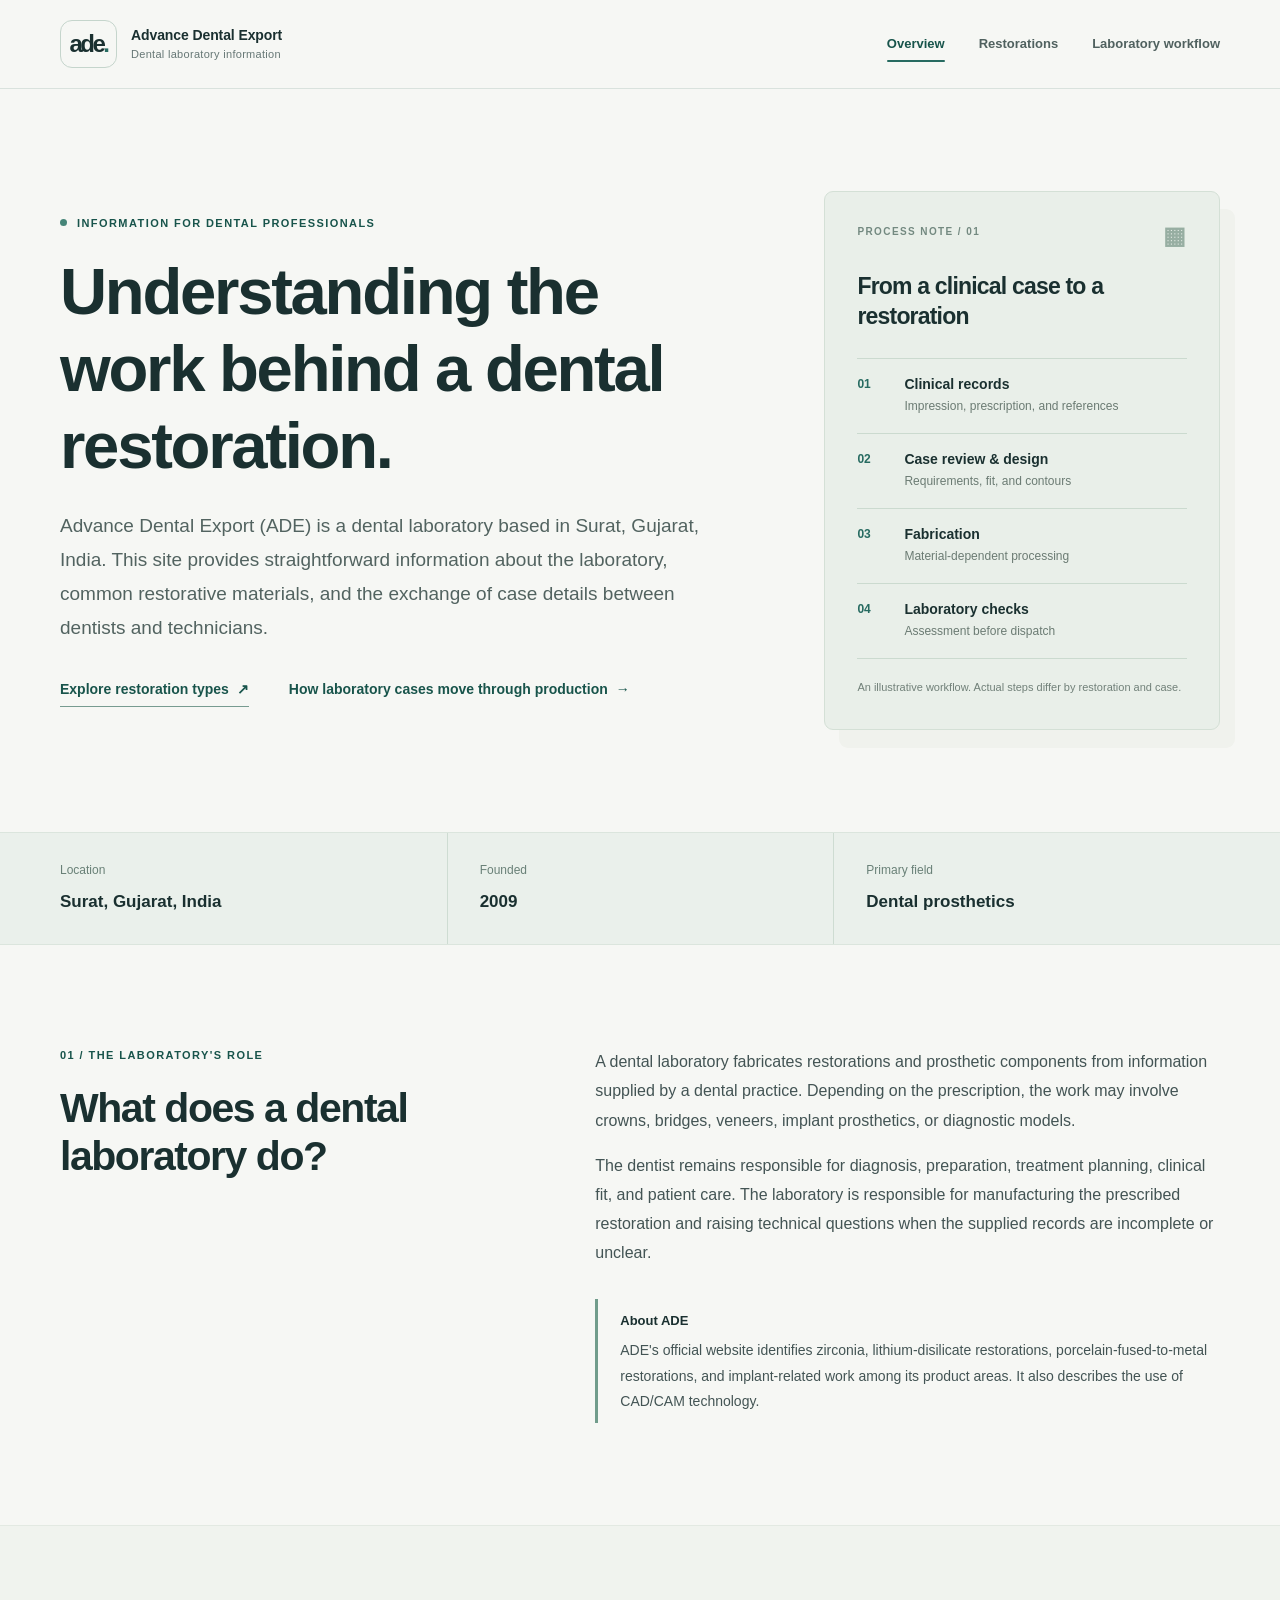
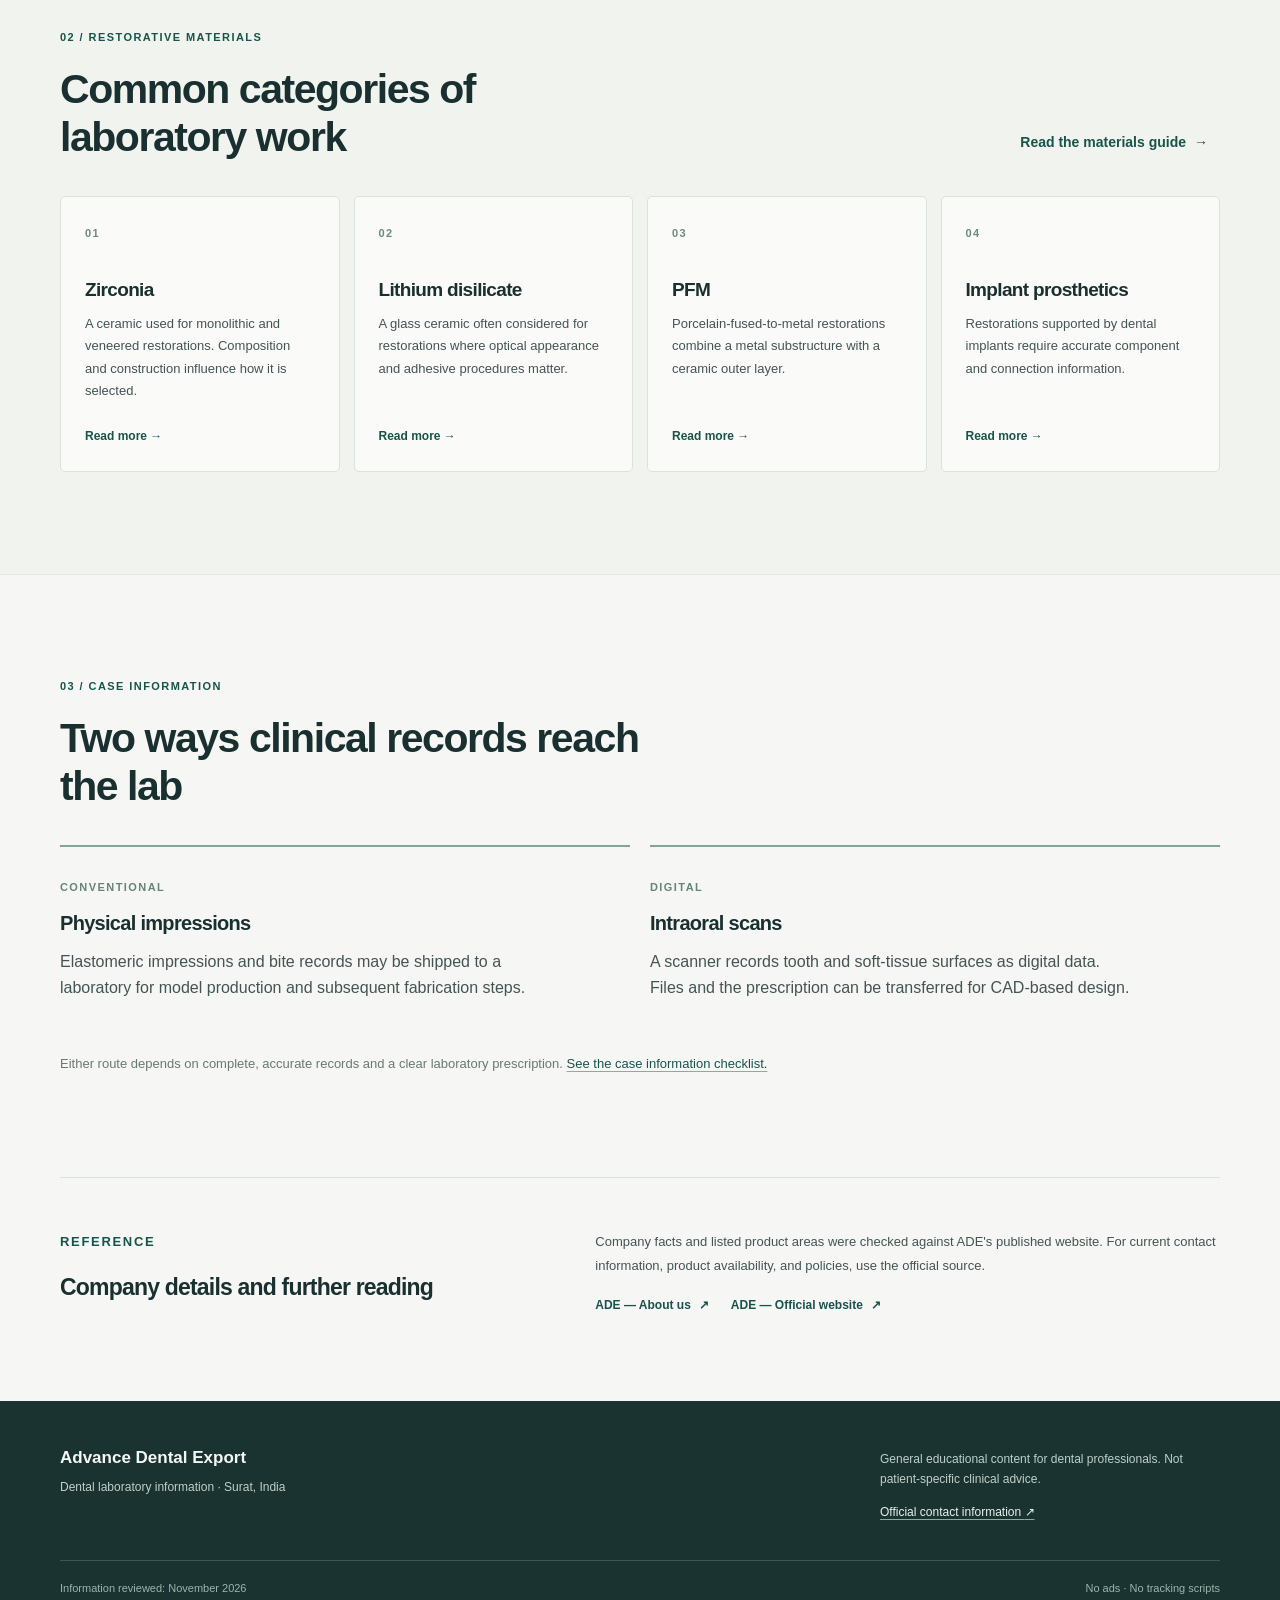
<file: index.html>
<!doctype html>
<html lang="en">
<head>
  <meta charset="utf-8">
  <meta name="viewport" content="width=device-width, initial-scale=1">
  <meta name="theme-color" content="#f6f7f4">
  <meta name="description" content="A factual overview of Advance Dental Export, a dental laboratory in Surat, India, and the restorative laboratory workflows used in dentistry.">
  <title>Advance Dental Export | Dental Laboratory Information</title>
  <link rel="icon" href="favicon.svg" type="image/svg+xml">
  <link rel="stylesheet" href="styles.css">
</head>
<body>
  <a class="skip-link" href="#main">Skip to content</a>
  <header class="site-header">
    <div class="container header-inner">
      <a class="brand" href="index.html" aria-label="Advance Dental Export — overview">
        <span class="brand-mark" aria-hidden="true">ade<span>.</span></span>
        <span class="brand-name">Advance Dental Export<small>Dental laboratory information</small></span>
      </a>
      <nav class="nav" aria-label="Main navigation">
        <a href="index.html" aria-current="page">Overview</a>
        <a href="materials.html">Restorations</a>
        <a href="workflow.html">Laboratory workflow</a>
      </nav>
    </div>
  </header>

  <main id="main">
    <section class="hero container" aria-labelledby="hero-title">
      <div class="hero-copy">
        <p class="eyebrow"><span class="eyebrow-dot" aria-hidden="true"></span> INFORMATION FOR DENTAL PROFESSIONALS</p>
        <h1 id="hero-title">Understanding the work behind a dental restoration.</h1>
        <p class="lead">Advance Dental Export (ADE) is a dental laboratory based in Surat, Gujarat, India. This site provides straightforward information about the laboratory, common restorative materials, and the exchange of case details between dentists and technicians.</p>
        <div class="hero-links">
          <a class="text-link strong-link" href="materials.html">Explore restoration types <span aria-hidden="true">↗</span></a>
          <a class="text-link" href="workflow.html">How laboratory cases move through production <span aria-hidden="true">→</span></a>
        </div>
      </div>
      <aside class="hero-panel" aria-label="General laboratory process overview">
        <div class="panel-top"><span>PROCESS NOTE / 01</span><span class="tiny-grid" aria-hidden="true">▦</span></div>
        <div class="diagram-heading">From a clinical case to a restoration</div>
        <ol class="step-graphic">
          <li><span>01</span><div><strong>Clinical records</strong><small>Impression, prescription, and references</small></div></li>
          <li><span>02</span><div><strong>Case review &amp; design</strong><small>Requirements, fit, and contours</small></div></li>
          <li><span>03</span><div><strong>Fabrication</strong><small>Material-dependent processing</small></div></li>
          <li><span>04</span><div><strong>Laboratory checks</strong><small>Assessment before dispatch</small></div></li>
        </ol>
        <p class="panel-note">An illustrative workflow. Actual steps differ by restoration and case.</p>
      </aside>
    </section>

    <section class="fact-band" aria-label="Company facts">
      <div class="container fact-grid">
        <div class="fact"><span>Location</span><strong>Surat, Gujarat, India</strong></div>
        <div class="fact"><span>Founded</span><strong>2009</strong></div>
        <div class="fact"><span>Primary field</span><strong>Dental prosthetics</strong></div>
      </div>
    </section>

    <section class="section container two-col" aria-labelledby="lab-role-title">
      <div>
        <p class="section-index">01 / THE LABORATORY'S ROLE</p>
        <h2 id="lab-role-title">What does a dental laboratory do?</h2>
      </div>
      <div class="body-copy">
        <p>A dental laboratory fabricates restorations and prosthetic components from information supplied by a dental practice. Depending on the prescription, the work may involve crowns, bridges, veneers, implant prosthetics, or diagnostic models.</p>
        <p>The dentist remains responsible for diagnosis, preparation, treatment planning, clinical fit, and patient care. The laboratory is responsible for manufacturing the prescribed restoration and raising technical questions when the supplied records are incomplete or unclear.</p>
        <div class="definition-note"><strong>About ADE</strong><p>ADE's official website identifies zirconia, lithium-disilicate restorations, porcelain-fused-to-metal restorations, and implant-related work among its product areas. It also describes the use of CAD/CAM technology.</p></div>
      </div>
    </section>

    <section class="section section-tint" aria-labelledby="restoration-title">
      <div class="container">
        <div class="section-heading"><div><p class="section-index">02 / RESTORATIVE MATERIALS</p><h2 id="restoration-title">Common categories of laboratory work</h2></div><a class="text-link" href="materials.html">Read the materials guide <span aria-hidden="true">→</span></a></div>
        <div class="topic-grid">
          <article class="topic-card"><span class="topic-number">01</span><h3>Zirconia</h3><p>A ceramic used for monolithic and veneered restorations. Composition and construction influence how it is selected.</p><a href="materials.html#zirconia" aria-label="Read about zirconia restorations">Read more <span aria-hidden="true">→</span></a></article>
          <article class="topic-card"><span class="topic-number">02</span><h3>Lithium disilicate</h3><p>A glass ceramic often considered for restorations where optical appearance and adhesive procedures matter.</p><a href="materials.html#lithium-disilicate" aria-label="Read about lithium disilicate restorations">Read more <span aria-hidden="true">→</span></a></article>
          <article class="topic-card"><span class="topic-number">03</span><h3>PFM</h3><p>Porcelain-fused-to-metal restorations combine a metal substructure with a ceramic outer layer.</p><a href="materials.html#pfm" aria-label="Read about porcelain-fused-to-metal restorations">Read more <span aria-hidden="true">→</span></a></article>
          <article class="topic-card"><span class="topic-number">04</span><h3>Implant prosthetics</h3><p>Restorations supported by dental implants require accurate component and connection information.</p><a href="materials.html#implant" aria-label="Read about implant prosthetics">Read more <span aria-hidden="true">→</span></a></article>
        </div>
      </div>
    </section>

    <section class="section container" aria-labelledby="records-title">
      <div class="section-heading compact"><div><p class="section-index">03 / CASE INFORMATION</p><h2 id="records-title">Two ways clinical records reach the lab</h2></div></div>
      <div class="comparison-grid">
        <article class="comparison-item"><span class="comparison-label">CONVENTIONAL</span><h3>Physical impressions</h3><p>Elastomeric impressions and bite records may be shipped to a laboratory for model production and subsequent fabrication steps.</p></article>
        <article class="comparison-item"><span class="comparison-label">DIGITAL</span><h3>Intraoral scans</h3><p>A scanner records tooth and soft-tissue surfaces as digital data. Files and the prescription can be transferred for CAD-based design.</p></article>
      </div>
      <p class="quiet-note">Either route depends on complete, accurate records and a clear laboratory prescription. <a href="workflow.html">See the case information checklist.</a></p>
    </section>

    <section class="source-section container" aria-labelledby="sources-title">
      <div><p class="section-index">REFERENCE</p><h2 id="sources-title">Company details and further reading</h2></div>
      <div><p>Company facts and listed product areas were checked against ADE's published website. For current contact information, product availability, and policies, use the official source.</p><a class="text-link" href="https://advancedentalexport.com/about-us/">ADE — About us <span aria-hidden="true">↗</span></a><a class="text-link" href="https://advancedentalexport.com/">ADE — Official website <span aria-hidden="true">↗</span></a></div>
    </section>
  </main>

  <footer class="site-footer"><div class="container footer-inner"><div><strong>Advance Dental Export</strong><p>Dental laboratory information · Surat, India</p></div><div><p>General educational content for dental professionals. Not patient-specific clinical advice.</p><a href="https://advancedentalexport.com/contact-us/">Official contact information <span aria-hidden="true">↗</span></a></div></div><div class="container footer-bottom"><span>Information reviewed: November 2026</span><span>No ads · No tracking scripts</span></div></footer>
</body>
</html>
</file>
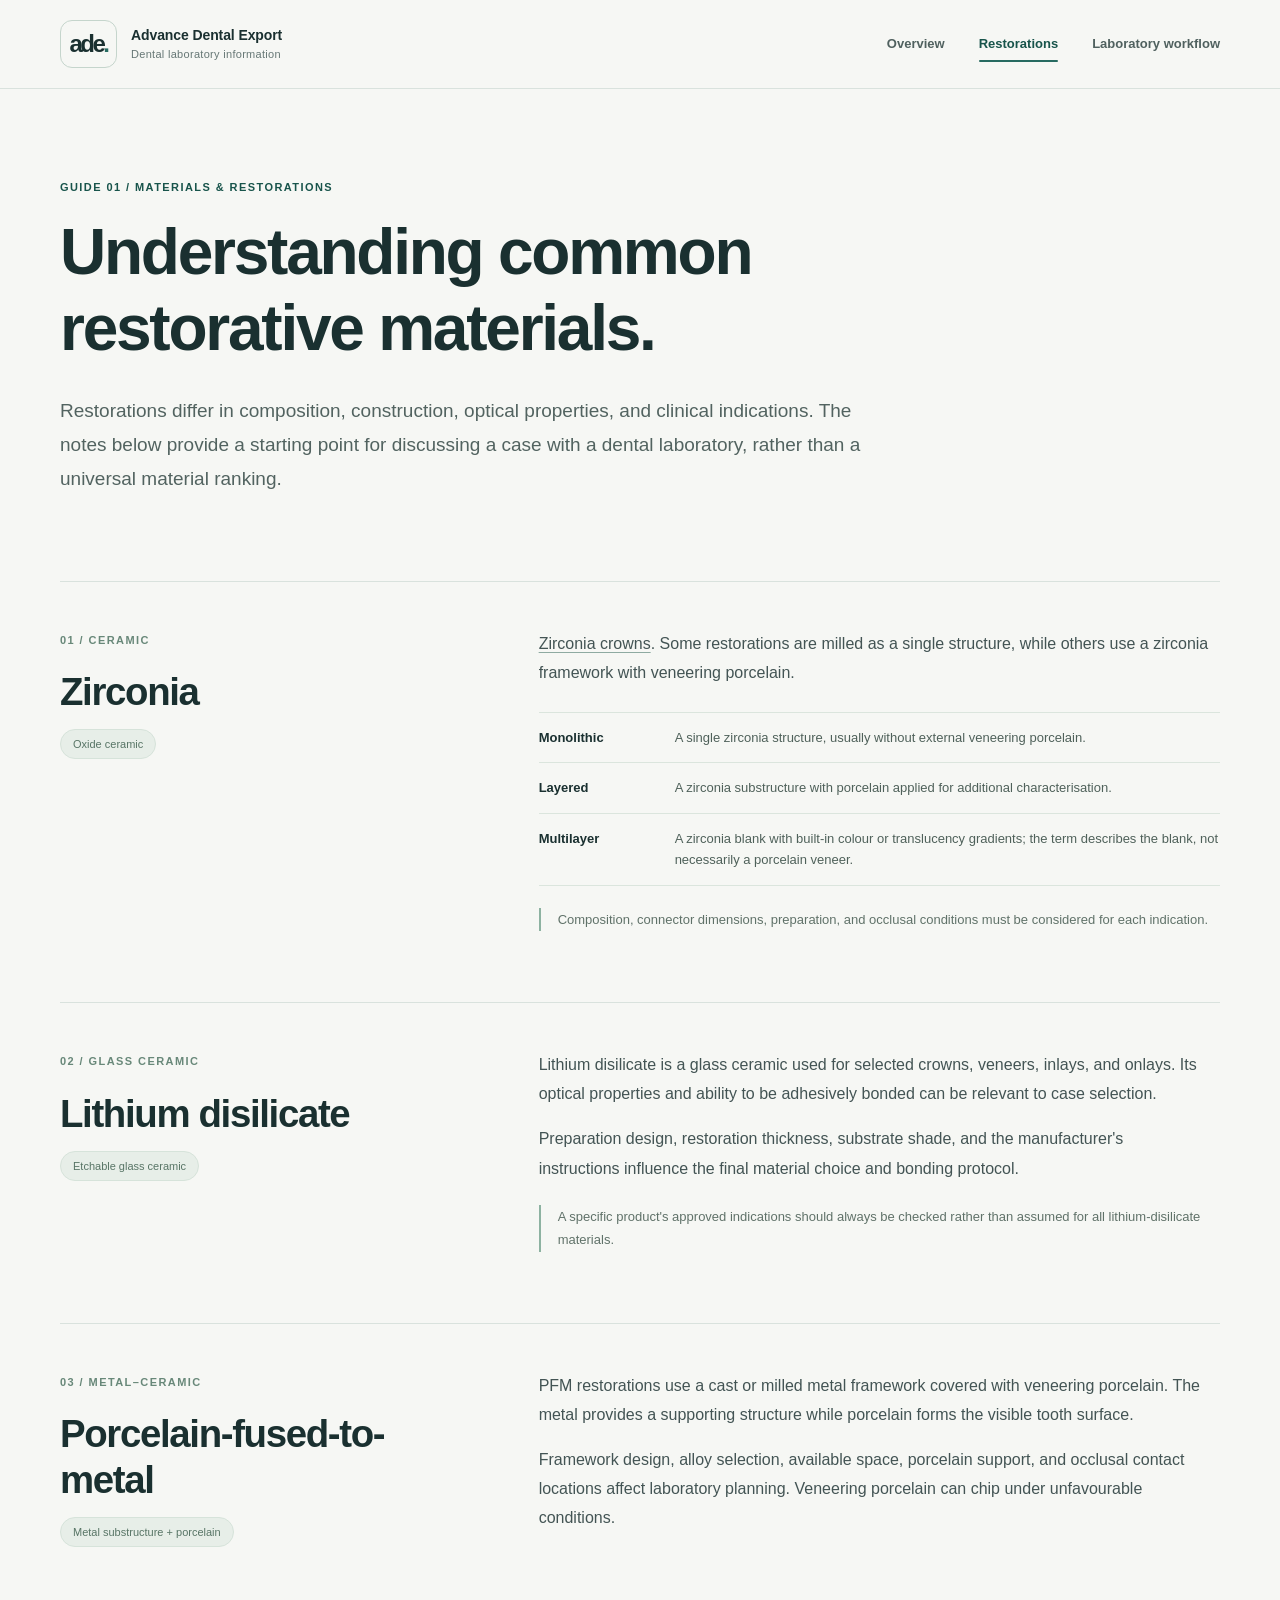
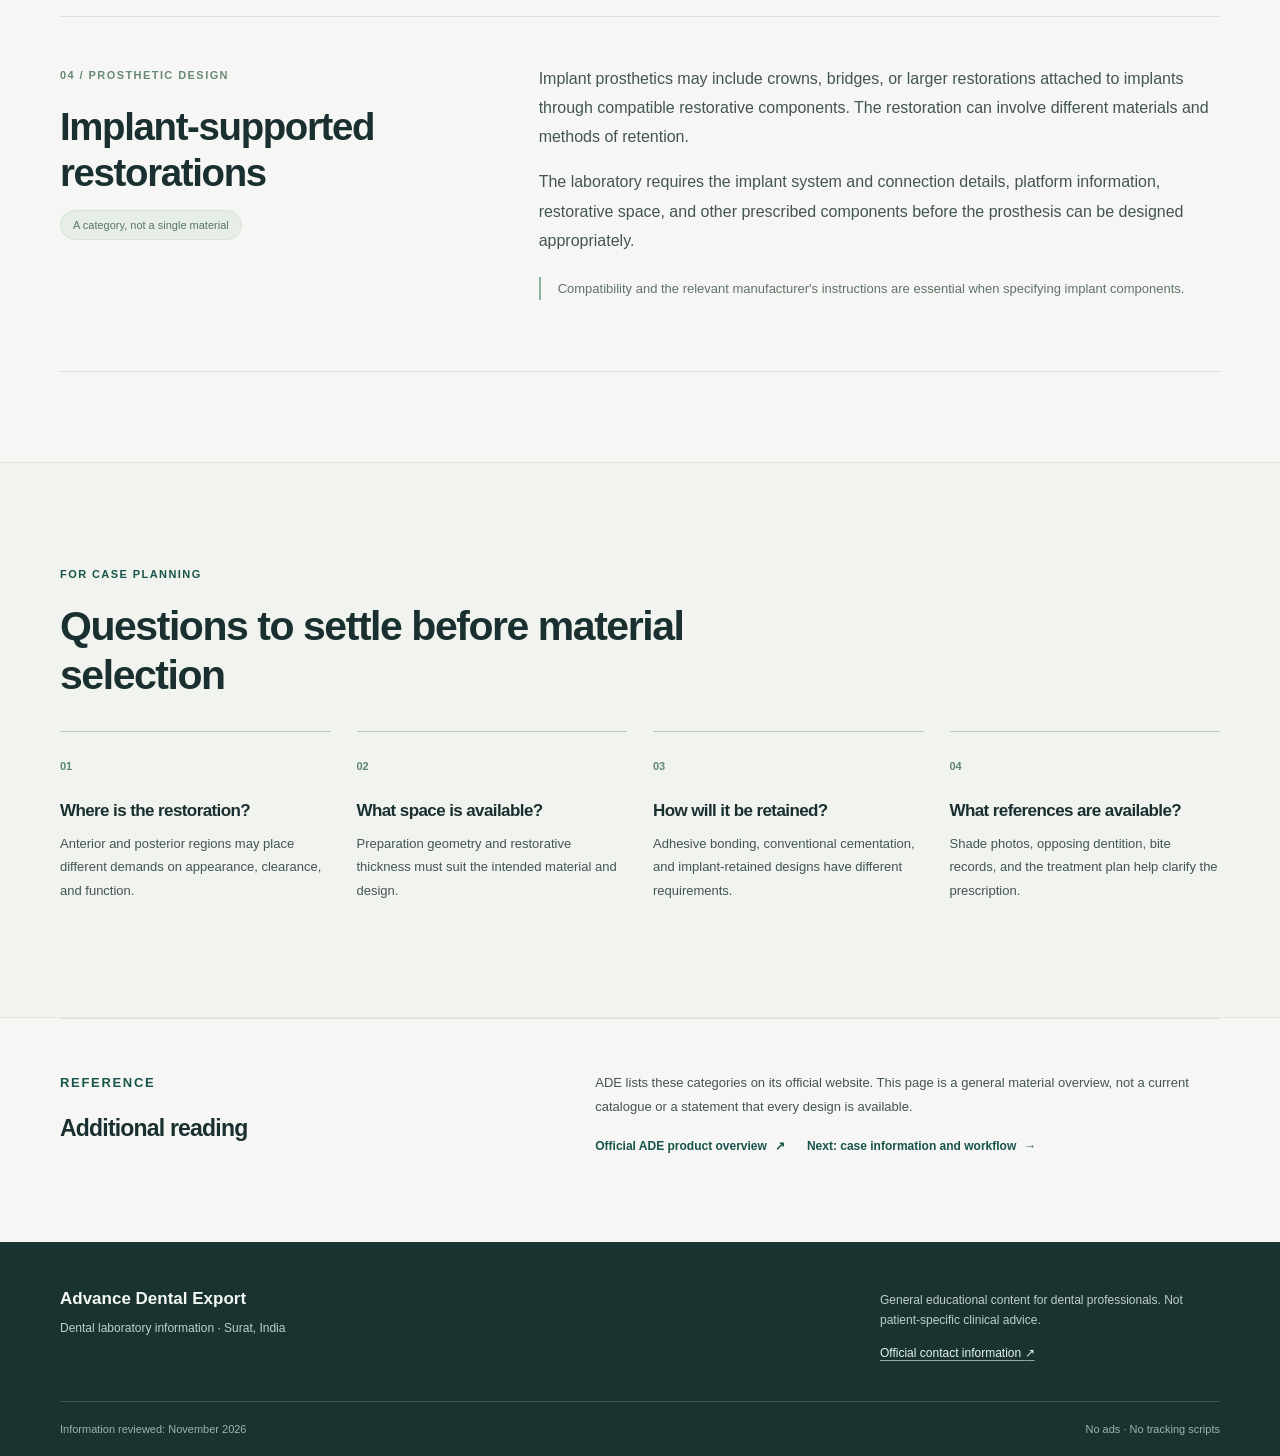
<file: materials.html>
<!doctype html>
<html lang="en">
<head>
  <meta charset="utf-8">
  <meta name="viewport" content="width=device-width, initial-scale=1">
  <meta name="theme-color" content="#f6f7f4">
  <meta name="description" content="A neutral overview of zirconia, lithium disilicate, porcelain-fused-to-metal and implant-supported restorations for dental professionals.">
  <title>Restorative Materials | Advance Dental Export</title>
  <link rel="icon" href="favicon.svg" type="image/svg+xml">
  <link rel="stylesheet" href="styles.css">
</head>
<body>
  <a class="skip-link" href="#main">Skip to content</a>
  <header class="site-header"><div class="container header-inner"><a class="brand" href="index.html" aria-label="Advance Dental Export — overview"><span class="brand-mark" aria-hidden="true">ade<span>.</span></span><span class="brand-name">Advance Dental Export<small>Dental laboratory information</small></span></a><nav class="nav" aria-label="Main navigation"><a href="index.html">Overview</a><a href="materials.html" aria-current="page">Restorations</a><a href="workflow.html">Laboratory workflow</a></nav></div></header>
  <main id="main">
    <section class="page-intro container"><p class="section-index">GUIDE 01 / MATERIALS &amp; RESTORATIONS</p><h1>Understanding common restorative materials.</h1><p class="lead">Restorations differ in composition, construction, optical properties, and clinical indications. The notes below provide a starting point for discussing a case with a dental laboratory, rather than a universal material ranking.</p></section>
    <section class="container material-list" aria-label="Restoration materials">
      <article class="material-row" id="zirconia"><div class="material-side"><span class="material-index">01 / CERAMIC</span><h2>Zirconia</h2><p class="material-tag">Oxide ceramic</p></div><div class="material-detail"><p><a href="https://advancedentalexport.com/blog/ultimate-guide-of-zirconia-crown/">Zirconia crowns</a>. Some restorations are milled as a single structure, while others use a zirconia framework with veneering porcelain.</p><dl class="spec-list"><div><dt>Monolithic</dt><dd>A single zirconia structure, usually without external veneering porcelain.</dd></div><div><dt>Layered</dt><dd>A zirconia substructure with porcelain applied for additional characterisation.</dd></div><div><dt>Multilayer</dt><dd>A zirconia blank with built-in colour or translucency gradients; the term describes the blank, not necessarily a porcelain veneer.</dd></div></dl><p class="detail-note">Composition, connector dimensions, preparation, and occlusal conditions must be considered for each indication.</p></div></article>
      <article class="material-row" id="lithium-disilicate"><div class="material-side"><span class="material-index">02 / GLASS CERAMIC</span><h2>Lithium disilicate</h2><p class="material-tag">Etchable glass ceramic</p></div><div class="material-detail"><p>Lithium disilicate is a glass ceramic used for selected crowns, veneers, inlays, and onlays. Its optical properties and ability to be adhesively bonded can be relevant to case selection.</p><p>Preparation design, restoration thickness, substrate shade, and the manufacturer's instructions influence the final material choice and bonding protocol.</p><p class="detail-note">A specific product's approved indications should always be checked rather than assumed for all lithium-disilicate materials.</p></div></article>
      <article class="material-row" id="pfm"><div class="material-side"><span class="material-index">03 / METAL–CERAMIC</span><h2>Porcelain-fused-to-metal</h2><p class="material-tag">Metal substructure + porcelain</p></div><div class="material-detail"><p>PFM restorations use a cast or milled metal framework covered with veneering porcelain. The metal provides a supporting structure while porcelain forms the visible tooth surface.</p><p>Framework design, alloy selection, available space, porcelain support, and occlusal contact locations affect laboratory planning. Veneering porcelain can chip under unfavourable conditions.</p></div></article>
      <article class="material-row" id="implant"><div class="material-side"><span class="material-index">04 / PROSTHETIC DESIGN</span><h2>Implant-supported restorations</h2><p class="material-tag">A category, not a single material</p></div><div class="material-detail"><p>Implant prosthetics may include crowns, bridges, or larger restorations attached to implants through compatible restorative components. The restoration can involve different materials and methods of retention.</p><p>The laboratory requires the implant system and connection details, platform information, restorative space, and other prescribed components before the prosthesis can be designed appropriately.</p><p class="detail-note">Compatibility and the relevant manufacturer's instructions are essential when specifying implant components.</p></div></article>
    </section>

    <section class="section section-tint"><div class="container"><p class="section-index">FOR CASE PLANNING</p><h2 class="subsection-title">Questions to settle before material selection</h2><div class="question-grid"><div><span>01</span><h3>Where is the restoration?</h3><p>Anterior and posterior regions may place different demands on appearance, clearance, and function.</p></div><div><span>02</span><h3>What space is available?</h3><p>Preparation geometry and restorative thickness must suit the intended material and design.</p></div><div><span>03</span><h3>How will it be retained?</h3><p>Adhesive bonding, conventional cementation, and implant-retained designs have different requirements.</p></div><div><span>04</span><h3>What references are available?</h3><p>Shade photos, opposing dentition, bite records, and the treatment plan help clarify the prescription.</p></div></div></div></section>
    <section class="source-section container"><div><p class="section-index">REFERENCE</p><h2>Additional reading</h2></div><div><p>ADE lists these categories on its official website. This page is a general material overview, not a current catalogue or a statement that every design is available.</p><a class="text-link" href="https://advancedentalexport.com/">Official ADE product overview <span aria-hidden="true">↗</span></a><a class="text-link" href="workflow.html">Next: case information and workflow <span aria-hidden="true">→</span></a></div></section>
  </main>
  <footer class="site-footer"><div class="container footer-inner"><div><strong>Advance Dental Export</strong><p>Dental laboratory information · Surat, India</p></div><div><p>General educational content for dental professionals. Not patient-specific clinical advice.</p><a href="https://advancedentalexport.com/contact-us/">Official contact information <span aria-hidden="true">↗</span></a></div></div><div class="container footer-bottom"><span>Information reviewed: November 2026</span><span>No ads · No tracking scripts</span></div></footer>
</body>
</html>
</file>
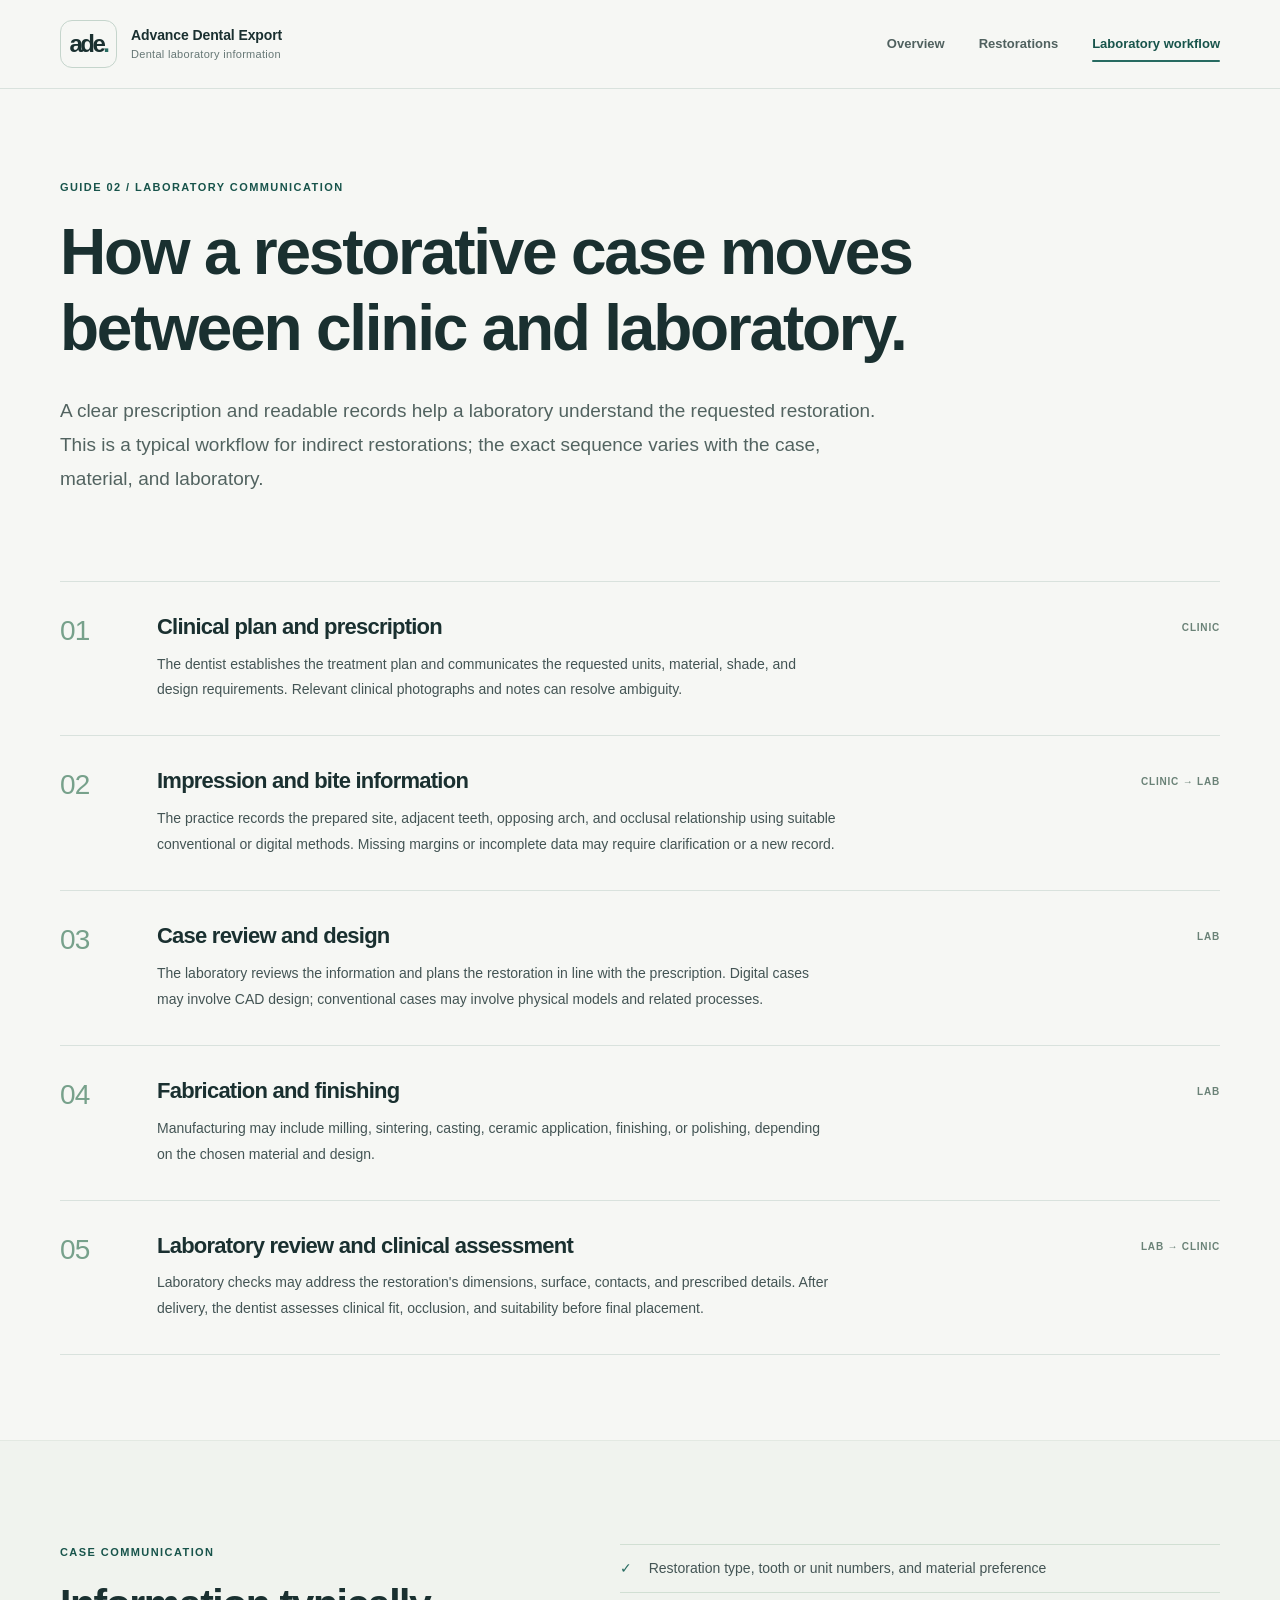
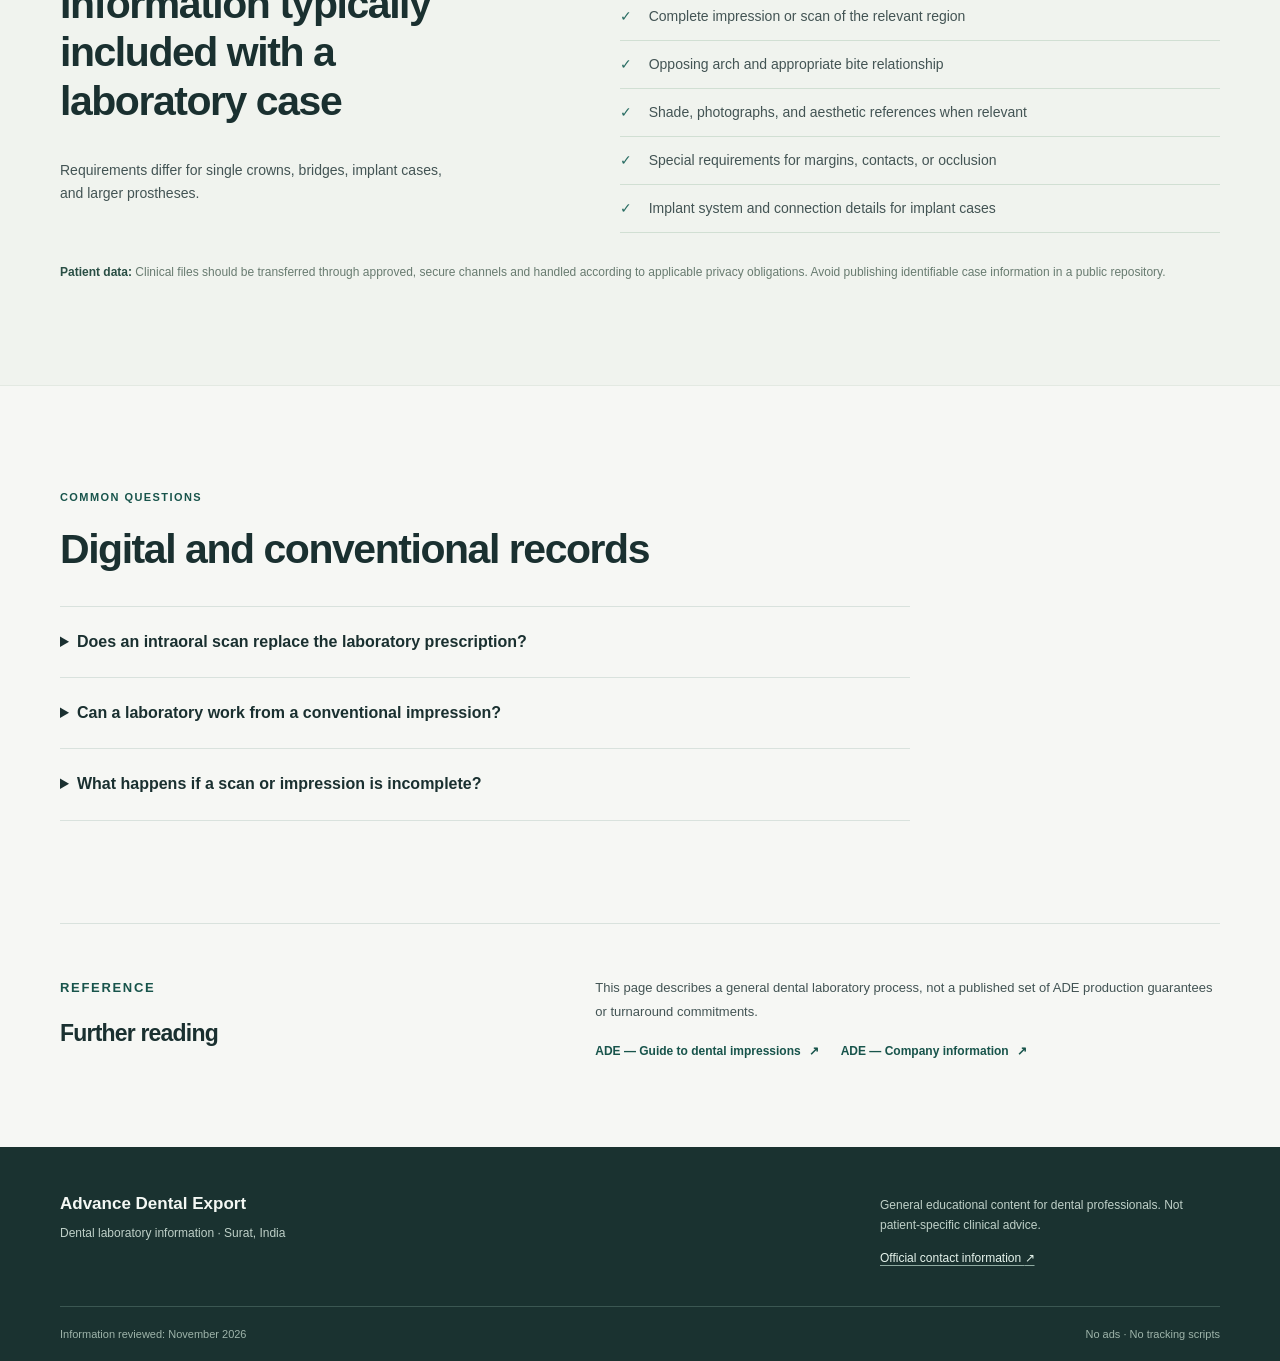
<file: workflow.html>
<!doctype html>
<html lang="en">
<head>
  <meta charset="utf-8">
  <meta name="viewport" content="width=device-width, initial-scale=1">
  <meta name="theme-color" content="#f6f7f4">
  <meta name="description" content="An educational guide to dental laboratory case workflows, digital impressions, prescriptions and communication between dentists and technicians.">
  <title>Laboratory Workflow | Advance Dental Export</title>
  <link rel="icon" href="favicon.svg" type="image/svg+xml">
  <link rel="stylesheet" href="styles.css">
</head>
<body>
  <a class="skip-link" href="#main">Skip to content</a>
  <header class="site-header"><div class="container header-inner"><a class="brand" href="index.html" aria-label="Advance Dental Export — overview"><span class="brand-mark" aria-hidden="true">ade<span>.</span></span><span class="brand-name">Advance Dental Export<small>Dental laboratory information</small></span></a><nav class="nav" aria-label="Main navigation"><a href="index.html">Overview</a><a href="materials.html">Restorations</a><a href="workflow.html" aria-current="page">Laboratory workflow</a></nav></div></header>
  <main id="main">
    <section class="page-intro container"><p class="section-index">GUIDE 02 / LABORATORY COMMUNICATION</p><h1>How a restorative case moves between clinic and laboratory.</h1><p class="lead">A clear prescription and readable records help a laboratory understand the requested restoration. This is a typical workflow for indirect restorations; the exact sequence varies with the case, material, and laboratory.</p></section>
    <section class="container workflow-list" aria-labelledby="workflow-steps-title"><h2 class="visually-hidden" id="workflow-steps-title">Typical workflow stages</h2>
      <article class="workflow-stage"><span class="stage-number">01</span><div><h3>Clinical plan and prescription</h3><p>The dentist establishes the treatment plan and communicates the requested units, material, shade, and design requirements. Relevant clinical photographs and notes can resolve ambiguity.</p></div><span class="stage-meta">CLINIC</span></article>
      <article class="workflow-stage"><span class="stage-number">02</span><div><h3>Impression and bite information</h3><p>The practice records the prepared site, adjacent teeth, opposing arch, and occlusal relationship using suitable conventional or digital methods. Missing margins or incomplete data may require clarification or a new record.</p></div><span class="stage-meta">CLINIC → LAB</span></article>
      <article class="workflow-stage"><span class="stage-number">03</span><div><h3>Case review and design</h3><p>The laboratory reviews the information and plans the restoration in line with the prescription. Digital cases may involve CAD design; conventional cases may involve physical models and related processes.</p></div><span class="stage-meta">LAB</span></article>
      <article class="workflow-stage"><span class="stage-number">04</span><div><h3>Fabrication and finishing</h3><p>Manufacturing may include milling, sintering, casting, ceramic application, finishing, or polishing, depending on the chosen material and design.</p></div><span class="stage-meta">LAB</span></article>
      <article class="workflow-stage"><span class="stage-number">05</span><div><h3>Laboratory review and clinical assessment</h3><p>Laboratory checks may address the restoration's dimensions, surface, contacts, and prescribed details. After delivery, the dentist assesses clinical fit, occlusion, and suitability before final placement.</p></div><span class="stage-meta">LAB → CLINIC</span></article>
    </section>

    <section class="section section-tint"><div class="container checklist-layout"><div><p class="section-index">CASE COMMUNICATION</p><h2>Information typically included with a laboratory case</h2><p class="subtle">Requirements differ for single crowns, bridges, implant cases, and larger prostheses.</p></div><div class="checklist" role="list"><div role="listitem"><span aria-hidden="true">✓</span><p>Restoration type, tooth or unit numbers, and material preference</p></div><div role="listitem"><span aria-hidden="true">✓</span><p>Complete impression or scan of the relevant region</p></div><div role="listitem"><span aria-hidden="true">✓</span><p>Opposing arch and appropriate bite relationship</p></div><div role="listitem"><span aria-hidden="true">✓</span><p>Shade, photographs, and aesthetic references when relevant</p></div><div role="listitem"><span aria-hidden="true">✓</span><p>Special requirements for margins, contacts, or occlusion</p></div><div role="listitem"><span aria-hidden="true">✓</span><p>Implant system and connection details for implant cases</p></div></div></div><div class="container privacy-note"><strong>Patient data:</strong> Clinical files should be transferred through approved, secure channels and handled according to applicable privacy obligations. Avoid publishing identifiable case information in a public repository.</div></section>

    <section class="section container" aria-labelledby="faq-title"><p class="section-index">COMMON QUESTIONS</p><h2 id="faq-title" class="subsection-title">Digital and conventional records</h2><div class="faq-list"><details><summary>Does an intraoral scan replace the laboratory prescription?</summary><p>No. A scan records surface anatomy, but it does not fully communicate the material choice, design requirements, shade, or treatment plan.</p></details><details><summary>Can a laboratory work from a conventional impression?</summary><p>Yes. Conventional impressions remain part of many workflows. Their usefulness depends on correct material handling, clear anatomy, and suitable records.</p></details><details><summary>What happens if a scan or impression is incomplete?</summary><p>The laboratory may need to ask for clarification, additional photographs, a corrected scan, or a new impression before continuing with the work.</p></details></div></section>
    <section class="source-section container"><div><p class="section-index">REFERENCE</p><h2>Further reading</h2></div><div><p>This page describes a general dental laboratory process, not a published set of ADE production guarantees or turnaround commitments.</p><a class="text-link" href="https://advancedentalexport.com/blog/dentists-guide-to-dental-impressions/">ADE — Guide to dental impressions <span aria-hidden="true">↗</span></a><a class="text-link" href="https://advancedentalexport.com/about-us/">ADE — Company information <span aria-hidden="true">↗</span></a></div></section>
  </main>
  <footer class="site-footer"><div class="container footer-inner"><div><strong>Advance Dental Export</strong><p>Dental laboratory information · Surat, India</p></div><div><p>General educational content for dental professionals. Not patient-specific clinical advice.</p><a href="https://advancedentalexport.com/contact-us/">Official contact information <span aria-hidden="true">↗</span></a></div></div><div class="container footer-bottom"><span>Information reviewed: November 2026</span><span>No ads · No tracking scripts</span></div></footer>
</body>
</html>
</file>
<file: styles.css>
:root {
  color-scheme: light;
  --paper: #f6f7f4;
  --white: #ffffff;
  --ink: #1a3030;
  --text: #435454;
  --muted: #667775;
  --line: #d9e2dd;
  --accent: #276b61;
  --accent-dark: #18544b;
  --wash: #eaf0eb;
  --font: ui-sans-serif, -apple-system, BlinkMacSystemFont, "Segoe UI", Helvetica, Arial, sans-serif;
}
* { box-sizing: border-box; }
html { scroll-behavior: smooth; }
body { margin: 0; background: var(--paper); color: var(--ink); font-family: var(--font); font-size: 16px; line-height: 1.65; -webkit-font-smoothing: antialiased; }
a { color: inherit; text-decoration-color: #8eaaa1; text-underline-offset: 3px; }
a:hover { color: var(--accent); }
a:focus-visible, summary:focus-visible { outline: 3px solid #77a8a0; outline-offset: 4px; border-radius: 2px; }
.container { width: min(1160px, calc(100% - 72px)); margin-inline: auto; }
.visually-hidden { position: absolute; width: 1px; height: 1px; padding: 0; margin: -1px; overflow: hidden; clip: rect(0,0,0,0); white-space: nowrap; border: 0; }
.skip-link { position: absolute; top: -100px; left: 16px; z-index: 10; padding: 12px 20px; background: #fff; }
.skip-link:focus { top: 12px; }
.site-header { border-bottom: 1px solid var(--line); background: rgba(246,247,244,.98); }
.header-inner { min-height: 88px; display: flex; align-items: center; justify-content: space-between; gap: 28px; }
.brand { text-decoration: none; display: inline-flex; align-items: center; gap: 14px; flex-shrink: 0; }
.brand-mark { display: inline-flex; align-items: center; justify-content: center; width: 57px; height: 48px; border: 1px solid #c5d5cc; color: var(--ink); font-size: 24px; font-weight: 780; letter-spacing: -2.5px; border-radius: 12px; line-height: 1; }
.brand-mark span { color: var(--accent); }
.brand-name { display: flex; flex-direction: column; font-size: 14px; font-weight: 700; line-height: 1.35; letter-spacing: -.1px; }
.brand-name small { color: var(--muted); font-size: 11px; font-weight: 450; letter-spacing: .3px; margin-top: 2px; }
.nav { display: flex; align-items: center; gap: clamp(12px, 2.7vw, 34px); }
.nav a { text-decoration: none; color: #50615f; font-size: 13px; font-weight: 600; padding: 12px 0; position: relative; white-space: nowrap; }
.nav a:hover, .nav a[aria-current="page"] { color: var(--accent-dark); }
.nav a[aria-current="page"]::after { content: ""; position: absolute; bottom: 5px; left: 0; right: 0; height: 2px; border-radius: 2px; background: var(--accent); }
h1, h2, h3, p { margin-top: 0; }
h1, h2, h3 { line-height: 1.18; letter-spacing: -.035em; }
h1 { font-size: clamp(44px, 5.1vw, 72px); font-weight: 650; max-width: 820px; }
h2 { font-size: clamp(29px, 3.2vw, 43px); font-weight: 640; }
h3 { font-size: 20px; font-weight: 650; }
p { color: var(--text); }
.hero { display: grid; grid-template-columns: minmax(0,1.45fr) minmax(290px,.85fr); align-items: center; gap: clamp(48px, 7vw, 102px); padding-top: clamp(68px, 8vw, 116px); padding-bottom: clamp(70px, 8vw, 116px); }
.hero h1 { margin: 22px 0 25px; }
.eyebrow, .section-index { color: var(--accent-dark); font-size: 11px; font-weight: 770; letter-spacing: .13em; text-transform: uppercase; line-height: 1.5; }
.eyebrow { display: flex; align-items: center; gap: 10px; }
.eyebrow-dot { width: 7px; height: 7px; border-radius: 50%; background: #458578; }
.lead { font-size: clamp(17px, 1.55vw, 19px); line-height: 1.78; color: #526360; max-width: 710px; }
.hero-links { display: flex; align-items: baseline; flex-wrap: wrap; gap: 13px 28px; margin-top: 34px; }
.text-link { color: var(--accent-dark); font-size: 14px; font-weight: 630; text-decoration: none; display: inline-flex; align-items: center; gap: 8px; margin-right: 12px; }
.text-link:hover { color: #0a4139; text-decoration: underline; }
.strong-link { border-bottom: 1px solid #779b90; padding-bottom: 4px; }
.hero-panel { background: #e9efe9; border: 1px solid #d4e0d6; padding: clamp(22px, 2.5vw, 34px); border-radius: 9px; box-shadow: 15px 18px 0 #f0f2ed; }
.panel-top { display: flex; justify-content: space-between; color: #738980; font-size: 10px; letter-spacing: .14em; font-weight: 800; }
.tiny-grid { font-size: 24px; line-height: 1; color: #97aea2; }
.diagram-heading { font-size: 23px; letter-spacing: -.035em; line-height: 1.3; font-weight: 650; max-width: 270px; margin: 24px 0 26px; }
.step-graphic { margin: 0; padding: 0; list-style: none; }
.step-graphic li { display: flex; align-items: start; gap: 17px; padding: 16px 0; border-top: 1px solid #cbdacf; }
.step-graphic li:last-child { border-bottom: 1px solid #cbdacf; }
.step-graphic li > span { flex: 0 0 30px; color: var(--accent); font-size: 12px; font-weight: 750; }
.step-graphic strong, .step-graphic small { display: block; }
.step-graphic strong { font-size: 14px; font-weight: 690; line-height: 1.3; }
.step-graphic small { color: #6b7b73; font-size: 12px; margin-top: 4px; }
.panel-note { font-size: 11px; line-height: 1.6; margin: 20px 0 0; color: #718079; }
.fact-band { background: #eaf0eb; border-block: 1px solid #dbe5dd; }
.fact-grid { display: grid; grid-template-columns: repeat(3, 1fr); }
.fact { padding: 28px 34px 28px 0; }
.fact + .fact { border-left: 1px solid #cedcd2; padding-left: 32px; }
.fact span { display: block; color: #698077; font-size: 12px; margin-bottom: 7px; }
.fact strong { font-size: 17px; font-weight: 670; }
.section { padding-block: clamp(76px, 8vw, 112px); }
.two-col { display: grid; grid-template-columns: minmax(250px,.85fr) minmax(0,1.2fr); gap: 8%; }
.section-index { margin-bottom: 20px; }
.body-copy p { line-height: 1.82; max-width: 680px; }
.definition-note { border-left: 3px solid #719c8b; padding: 8px 0 8px 22px; margin-top: 32px; }
.definition-note strong { font-size: 13px; }
.definition-note p { margin: 5px 0 0; font-size: 14px; }
.section-tint { background: #f0f3ee; border-block: 1px solid #e3e9e2; }
.section-heading { display: flex; align-items: end; justify-content: space-between; gap: 20px; margin-bottom: 34px; }
.section-heading h2 { max-width: 600px; margin: 0; }
.section-heading .text-link { margin-bottom: 8px; }
.topic-grid { display: grid; grid-template-columns: repeat(4, minmax(0,1fr)); gap: 14px; }
.topic-card { display: flex; flex-direction: column; min-height: 276px; background: #fafbf8; border: 1px solid #dae4db; border-radius: 5px; padding: 27px 24px 24px; }
.topic-number { font-size: 11px; font-weight: 720; letter-spacing: .12em; color: #6c8a7d; margin-bottom: 37px; }
.topic-card h3 { margin-bottom: 12px; font-size: 19px; }
.topic-card p { font-size: 13px; line-height: 1.7; margin-bottom: 23px; }
.topic-card a { margin-top: auto; font-size: 12px; color: var(--accent-dark); font-weight: 750; text-decoration: none; }
.topic-card a:hover { text-decoration: underline; }
.comparison-grid { display: grid; grid-template-columns: 1fr 1fr; gap: 20px; }
.comparison-item { border-top: 2px solid #85a49a; padding: 26px 15px 7px 0; }
.comparison-label { font-size: 11px; color: #688477; font-weight: 750; letter-spacing: .13em; }
.comparison-item h3 { margin: 13px 0 13px; }
.comparison-item p { max-width: 480px; }
.quiet-note { color: #697973; font-size: 13px; margin: 29px 0 0; }
.quiet-note a { color: var(--accent-dark); }
.source-section { border-top: 1px solid var(--line); display: grid; grid-template-columns: minmax(240px,.85fr) minmax(0,1.2fr); gap: 8%; padding-block: 52px 75px; }
.source-section h2 { font-size: 23px; }
.source-section p { max-width: 640px; font-size: 13px; line-height: 1.85; }
.source-section .text-link { font-size: 12px; margin-bottom: 10px; margin-right: 22px; }
.site-footer { background: #1a3230; color: #f4f8f4; }
.footer-inner { padding-block: 43px 36px; display: flex; justify-content: space-between; gap: 55px; }
.footer-inner strong { font-size: 17px; }
.footer-inner p { color: #bfd0c8; font-size: 12px; margin: 6px 0 0; }
.footer-inner > div:last-child { max-width: 340px; }
.footer-inner a { display: inline-block; color: #e6f4ec; font-size: 12px; margin-top: 13px; }
.footer-bottom { display: flex; justify-content: space-between; gap: 20px; padding-block: 18px; border-top: 1px solid #3b5752; color: #9eb4aa; font-size: 11px; }
.page-intro { padding-block: clamp(64px, 7vw, 105px) 66px; }
.page-intro h1 { max-width: 890px; font-size: clamp(42px, 5vw, 67px); margin-bottom: 28px; }
.page-intro .lead { max-width: 820px; }
.material-list { border-top: 1px solid var(--line); padding-bottom: 90px; }
.material-row { scroll-margin-top: 20px; display: grid; grid-template-columns: minmax(220px,.78fr) minmax(0,1.42fr); gap: 9%; padding-block: 44px 58px; border-bottom: 1px solid var(--line); }
.material-index { color: #688879; font-size: 11px; font-weight: 750; letter-spacing: .13em; }
.material-side h2 { font-size: clamp(28px, 3vw, 39px); margin: 17px 0 15px; }
.material-tag { display: inline-block; background: #e7eee8; border: 1px solid #d6e3da; border-radius: 30px; padding: 5px 12px; color: #587566; font-size: 11px; }
.material-detail { padding-top: 3px; }
.material-detail > p { max-width: 670px; line-height: 1.82; }
.material-detail .detail-note { color: #607269; font-size: 13px; border-left: 2px solid #8db2a1; padding-left: 17px; margin-top: 22px; }
.spec-list { margin: 25px 0 18px; }
.spec-list div { display: grid; grid-template-columns: 120px 1fr; gap: 16px; border-top: 1px solid #dbe5dd; padding-block: 14px; }
.spec-list div:last-child { border-bottom: 1px solid #dbe5dd; }
.spec-list dt { font-size: 13px; font-weight: 730; color: var(--ink); }
.spec-list dd { font-size: 13px; color: #4f615a; line-height: 1.65; margin: 0; }
.subsection-title { max-width: 650px; margin-bottom: 32px; }
.question-grid { display: grid; grid-template-columns: repeat(4, 1fr); gap: 26px; }
.question-grid > div { border-top: 1px solid #baccbf; padding-top: 20px; }
.question-grid span { color: #5f8774; font-size: 11px; font-weight: 750; }
.question-grid h3 { font-size: 17px; line-height: 1.35; margin: 22px 0 9px; }
.question-grid p { font-size: 13px; line-height: 1.78; }
.workflow-list { padding-bottom: 85px; }
.workflow-stage { display: grid; grid-template-columns: 77px minmax(0,1fr) 125px; align-items: start; gap: 20px; border-top: 1px solid var(--line); padding-block: 32px; }
.workflow-stage:last-child { border-bottom: 1px solid var(--line); }
.stage-number { color: #77a18b; font-size: 28px; font-weight: 500; letter-spacing: -.03em; line-height: 1.2; }
.workflow-stage h3 { font-size: 22px; margin-bottom: 12px; }
.workflow-stage p { max-width: 680px; margin-bottom: 0; font-size: 14px; line-height: 1.85; }
.stage-meta { color: #6a8277; font-size: 10px; font-weight: 730; letter-spacing: .08em; text-align: right; padding-top: 6px; }
.checklist-layout { display: grid; grid-template-columns: .85fr 1.15fr; gap: 10%; }
.checklist-layout h2 { max-width: 410px; }
.subtle { font-size: 14px; max-width: 400px; }
.checklist { border-top: 1px solid #d1dfd3; }
.checklist > div { display: flex; gap: 17px; border-bottom: 1px solid #d1dfd3; padding: 12px 0; }
.checklist span { color: var(--accent); font-size: 14px; }
.checklist p { margin: 0; font-size: 14px; }
.privacy-note { font-size: 12px; color: #687b70; margin-top: 30px; }
.privacy-note strong { color: #294e44; }
.faq-list { max-width: 850px; border-top: 1px solid var(--line); }
.faq-list details { border-bottom: 1px solid var(--line); padding: 18px 0; }
.faq-list summary { cursor: pointer; font-weight: 650; padding: 4px 30px 4px 0; }
.faq-list details[open] summary { color: var(--accent-dark); }
.faq-list details p { max-width: 720px; font-size: 14px; line-height: 1.8; padding: 10px 20px 0 0; }
@media (max-width: 930px) {
  .container { width: min(100% - 48px, 1160px); }
  .hero { grid-template-columns: 1fr; gap: 45px; }
  .hero-panel { max-width: 610px; }
  .topic-grid, .question-grid { grid-template-columns: repeat(2, minmax(0,1fr)); }
  .topic-card { min-height: 220px; }
  .topic-number { margin-bottom: 25px; }
}
@media (max-width: 650px) {
  .container { width: calc(100% - 36px); }
  .header-inner { padding-block: 14px 12px; flex-direction: column; align-items: flex-start; gap: 10px; }
  .brand-mark { width: 45px; height: 43px; font-size: 21px; }
  .brand-name { font-size: 13px; }
  .nav { width: 100%; overflow-x: auto; gap: 20px; }
  .nav a { font-size: 12px; }
  .hero { padding-top: 57px; padding-bottom: 75px; }
  h1 { font-size: 42px; }
  h2 { font-size: 30px; }
  .lead { font-size: 16px; }
  .hero-links { gap: 15px; }
  .fact-grid { grid-template-columns: 1fr; padding-block: 14px; }
  .fact, .fact + .fact { border-left: 0; padding: 12px 0; }
  .fact + .fact { border-top: 1px solid #d1ddd5; }
  .fact strong { font-size: 16px; }
  .two-col, .source-section, .material-row, .checklist-layout { grid-template-columns: 1fr; gap: 14px; }
  .section { padding-block: 65px; }
  .section-heading { display: block; }
  .section-heading .text-link { margin-top: 18px; }
  .topic-grid, .question-grid, .comparison-grid { grid-template-columns: 1fr; }
  .topic-card { min-height: 0; }
  .topic-number { margin-bottom: 19px; }
  .source-section { padding-block: 42px 55px; }
  .footer-inner { display: block; }
  .footer-inner > div:last-child { margin-top: 28px; }
  .footer-bottom { flex-direction: column; gap: 4px; }
  .page-intro { padding-block: 55px 40px; }
  .page-intro h1 { font-size: 40px; }
  .material-row { padding-block: 34px; }
  .material-side h2 { margin: 10px 0; }
  .material-detail { margin-top: 6px; }
  .spec-list div { grid-template-columns: 1fr; gap: 2px; }
  .workflow-stage { grid-template-columns: 45px 1fr; gap: 10px; }
  .stage-number { font-size: 24px; }
  .stage-meta { grid-column: 2; text-align: left; padding-top: 0; }
}
@media (prefers-reduced-motion: reduce) { html { scroll-behavior: auto; } }
</file>
